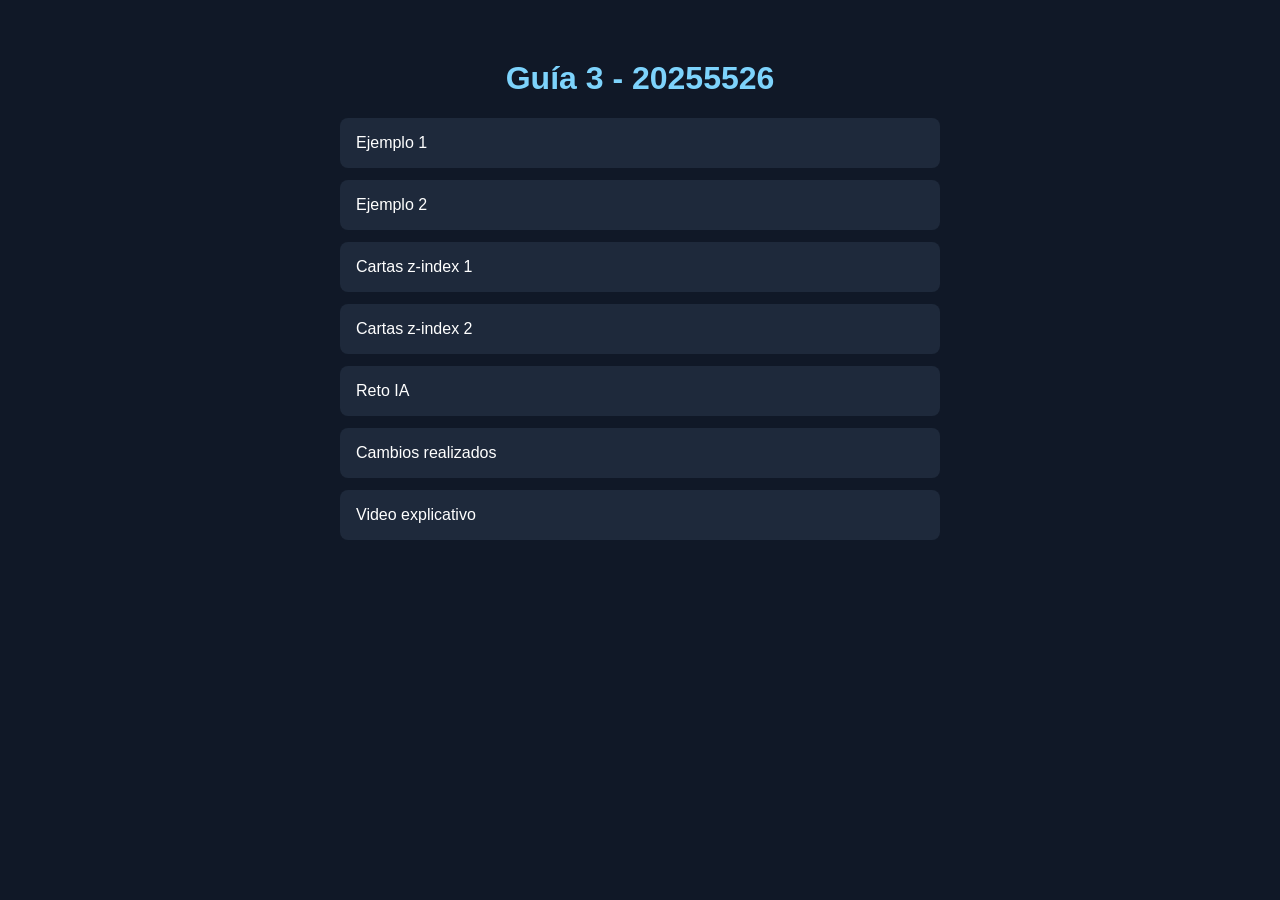
<file: index.html>
<!DOCTYPE html>
<html lang="es">
<head>
  <meta charset="UTF-8">
  <meta name="viewport" content="width=device-width, initial-scale=1.0">
  <title>Guía 3 - 20255526</title>

  <style>
  body {
    max-width: 600px;
    margin: 60px auto;
    padding: 0 20px;
    font-family: Arial, sans-serif;
    background: #101827;
    color: white;
  }
  h1 { text-align: center; color: #7dd3fc; }
  ul { list-style: none; padding: 0; }
  li { margin-bottom: 12px; }
  a {
    display: block;
    padding: 16px;
    background: #1e293b;
    color: white;
    text-decoration: none;
    border-radius: 8px;
  }
  a:hover, a:focus-visible { background: #334155; }
</style>

</head>
<body>
  <h1>Guía 3 - 20255526</h1>
  <ul>
    <li><a href="ejemplo1/index.html">Ejemplo 1</a></li>
    <li><a href="ejemplo2/index.html">Ejemplo 2</a></li>
    <li><a href="ejercicio/ejercicio.html">Cartas z-index 1</a></li>
    <li><a href="ejercicio/resultado2.html">Cartas z-index 2</a></li>
    <li><a href="reto_ia/index.html">Reto IA</a></li>
    <li><a href="https://docs.google.com/document/d/1GizaXDqPaimPgj7LPuowUE8JEHESgW8tjjl9zuMKH5A/edit?usp=sharing">Cambios realizados</a></li>
    <li><a href="https://drive.google.com/file/d/1X66tfa5nSADHhRhyr7gSEeTRX7Buuwjt/view?usp=sharing">Video explicativo</a></li>
  </ul>
</body>
</html>
</file>
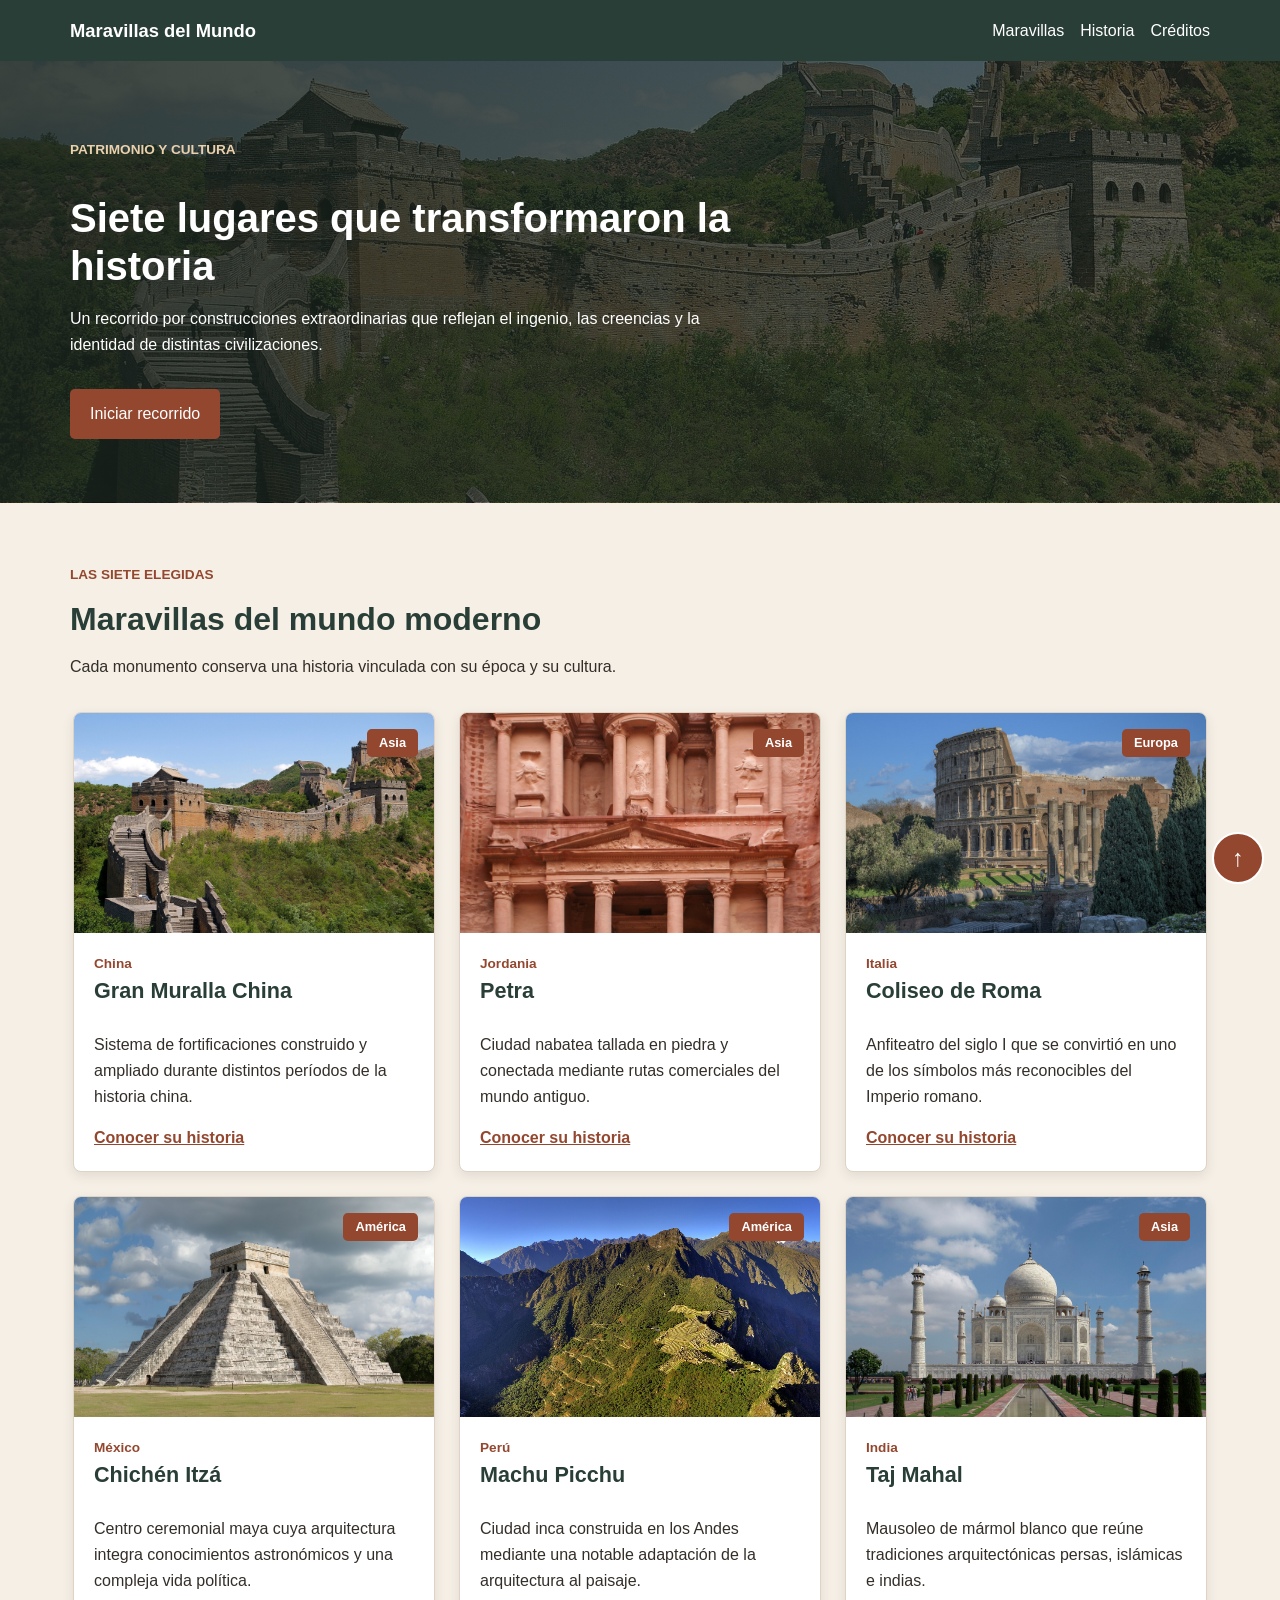
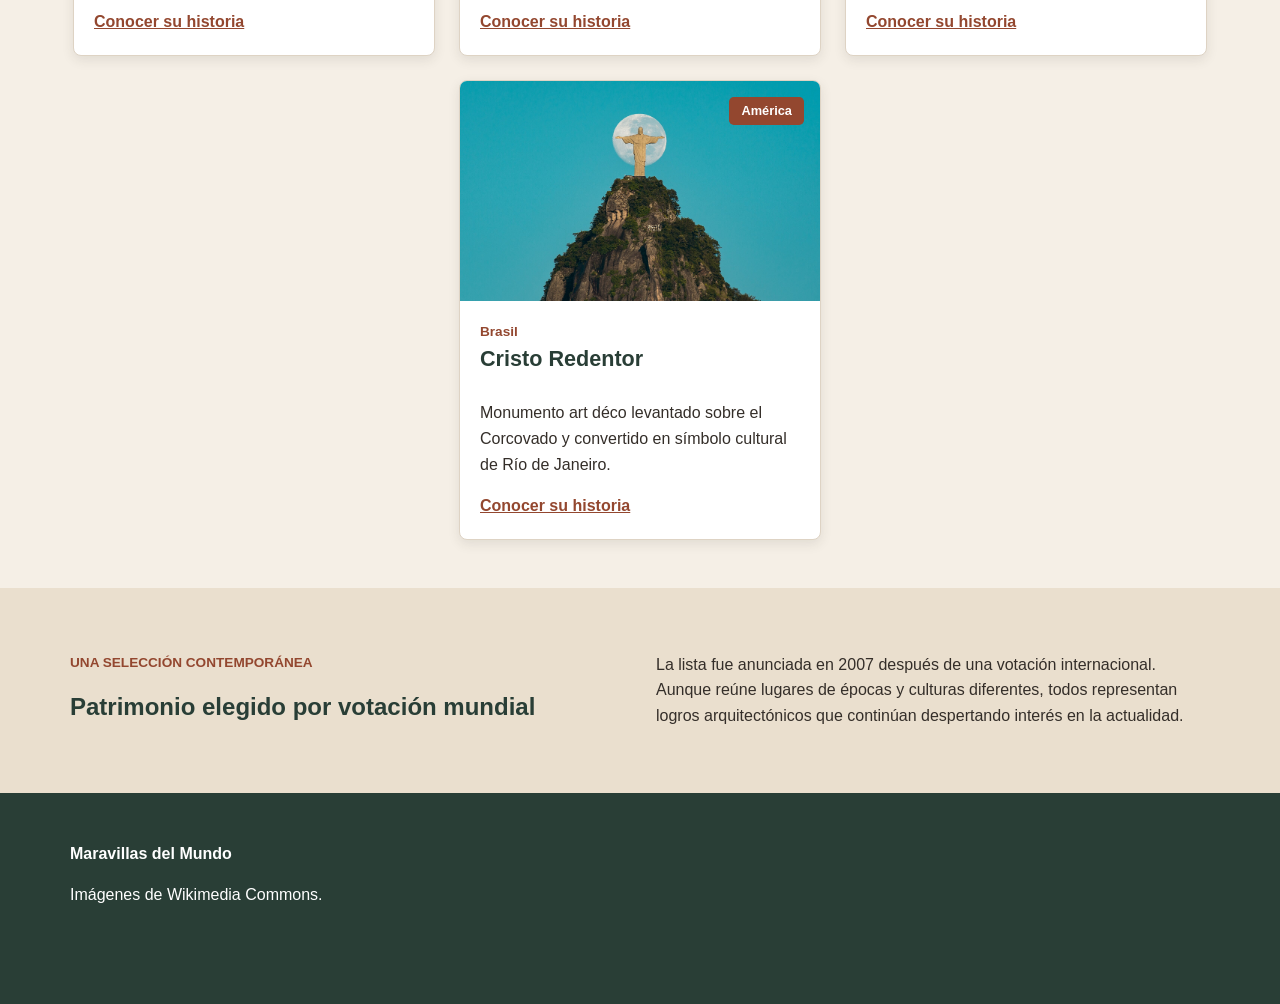
<file: ejemplo1/index.html>
<!DOCTYPE html>
<html lang="es">
<head>
  <meta charset="UTF-8">
  <meta name="viewport" content="width=device-width, initial-scale=1.0">
  <meta name="description" content="Recorrido visual por las siete maravillas
del mundo moderno.">
  <title>Maravillas del Mundo</title>
  <link rel="stylesheet" href="css/style.css">
</head>
<body id="inicio">
  <header class="encabezado-principal">
    <div class="contenedor barra-navegacion">
      <a class="marca" href="#inicio">Maravillas del Mundo</a>

      <nav aria-label="Navegación principal">
        <ul class="menu">
          <li><a href="#maravillas">Maravillas</a></li>
          <li><a href="#historia">Historia</a></li>
          <li><a href="#creditos">Créditos</a></li>
        </ul>
      </nav>
    </div>
  </header>

  <main>
    <section class="presentacion">
      <div class="contenedor presentacion-contenido">


        <p class="sobretitulo">Patrimonio y cultura</p>
        <h1>Siete lugares que transformaron la historia</h1>
        <p>
          Un recorrido por construcciones extraordinarias que reflejan el
ingenio,
          las creencias y la identidad de distintas civilizaciones.
        </p>
        <a class="boton-principal" href="#maravillas">Iniciar recorrido</a>
      </div>
    </section>

    <section id="maravillas" class="seccion-maravillas contenedor">
      <header class="titulo-seccion">
        <p class="sobretitulo">Las siete elegidas</p>
        <h2>Maravillas del mundo moderno</h2>
        <p>Cada monumento conserva una historia vinculada con su época y su
cultura.</p>
      </header>

      <div class="maravillas">
        <article class="maravilla">
          <div class="maravilla-imagen">
            <span class="continente">Asia</span>
            <img src="images/gran-muralla-china.jpg" alt="Tramo de la Gran
Muralla China entre montañas">
          </div>
          <div class="maravilla-contenido">
            <p class="ubicacion">China</p>
            <h3>Gran Muralla China</h3>
            <p>Sistema de fortificaciones construido y ampliado durante
distintos períodos de la historia china.</p>
            <a href="https://whc.unesco.org/en/list/438/" target="_blank"
rel="noopener noreferrer">Conocer su historia</a>
          </div>
        </article>

        <article class="maravilla">
          <div class="maravilla-imagen">
            <span class="continente">Asia</span>
            <img src="images/petra.jpg" alt="Fachada de Al Khazneh excavada en
la roca de Petra">
          </div>
          <div class="maravilla-contenido">
            <p class="ubicacion">Jordania</p>
            <h3>Petra</h3>


            <p>Ciudad nabatea tallada en piedra y conectada mediante rutas
comerciales del mundo antiguo.</p>
            <a href="https://whc.unesco.org/en/list/326/" target="_blank"
rel="noopener noreferrer">Conocer su historia</a>
          </div>
        </article>

        <article class="maravilla">
          <div class="maravilla-imagen">
            <span class="continente">Europa</span>
            <img src="images/coliseo-roma.jpg" alt="Vista exterior del Coliseo y
el Foro Romano">
          </div>
          <div class="maravilla-contenido">
            <p class="ubicacion">Italia</p>
            <h3>Coliseo de Roma</h3>
            <p>Anfiteatro del siglo I que se convirtió en uno de los símbolos
más reconocibles del Imperio romano.</p>
            <a href="https://whc.unesco.org/en/list/91/" target="_blank"
rel="noopener noreferrer">Conocer su historia</a>
          </div>
        </article>

        <article class="maravilla">
          <div class="maravilla-imagen">
            <span class="continente">América</span>
            <img src="images/chichen-itza.jpg" alt="Templo de Kukulkán en
Chichén Itzá">
          </div>
          <div class="maravilla-contenido">
            <p class="ubicacion">México</p>
            <h3>Chichén Itzá</h3>
            <p>Centro ceremonial maya cuya arquitectura integra conocimientos
astronómicos y una compleja vida política.</p>
            <a href="https://whc.unesco.org/en/list/483/" target="_blank"
rel="noopener noreferrer">Conocer su historia</a>
          </div>
        </article>

        <article class="maravilla">
          <div class="maravilla-imagen">
            <span class="continente">América</span>
            <img src="images/machu-picchu.jpg" alt="Ciudadela de Machu Picchu
entre montañas">
          </div>


          <div class="maravilla-contenido">
            <p class="ubicacion">Perú</p>
            <h3>Machu Picchu</h3>
            <p>Ciudad inca construida en los Andes mediante una notable
adaptación de la arquitectura al paisaje.</p>
            <a href="https://whc.unesco.org/en/list/274/" target="_blank"
rel="noopener noreferrer">Conocer su historia</a>
          </div>
        </article>

        <article class="maravilla">
          <div class="maravilla-imagen">
            <span class="continente">Asia</span>
            <img src="images/taj-mahal.jpg" alt="Taj Mahal visto desde sus
jardines">
          </div>
          <div class="maravilla-contenido">
            <p class="ubicacion">India</p>
            <h3>Taj Mahal</h3>
            <p>Mausoleo de mármol blanco que reúne tradiciones arquitectónicas
persas, islámicas e indias.</p>
            <a href="https://whc.unesco.org/en/list/252/" target="_blank"
rel="noopener noreferrer">Conocer su historia</a>
          </div>
        </article>

        <article class="maravilla">
          <div class="maravilla-imagen">
            <span class="continente">América</span>
            <img src="images/cristo-redentor.jpg" alt="Cristo Redentor sobre el
cerro del Corcovado">
          </div>
          <div class="maravilla-contenido">
            <p class="ubicacion">Brasil</p>
            <h3>Cristo Redentor</h3>
            <p>Monumento art déco levantado sobre el Corcovado y convertido en
símbolo cultural de Río de Janeiro.</p>
            <a href="https://whc.unesco.org/en/list/1100/" target="_blank"
rel="noopener noreferrer">Conocer su historia</a>
          </div>
        </article>
      </div>
    </section>

   <section id="historia" class="seccion-historia">


      <div class="contenedor historia-contenido">
        <div>
          <p class="sobretitulo">Una selección contemporánea</p>
          <h2>Patrimonio elegido por votación mundial</h2>
        </div>
        <p>
          La lista fue anunciada en 2007 después de una votación internacional.
          Aunque reúne lugares de épocas y culturas diferentes, todos
representan
          logros arquitectónicos que continúan despertando interés en la
actualidad.
        </p>
      </div>
    </section>
  </main>

   <a class="volver-arriba" href="#inicio" aria-label="Volver al inicio">↑</a>

  <footer id="creditos" class="pie-pagina">
    <div class="contenedor pie-contenido">
      <p><strong>Maravillas del Mundo</strong></p>
      <p>Imágenes de Wikimedia Commons.</p>
    </div>
  </footer>
</body>
</html>
</file>
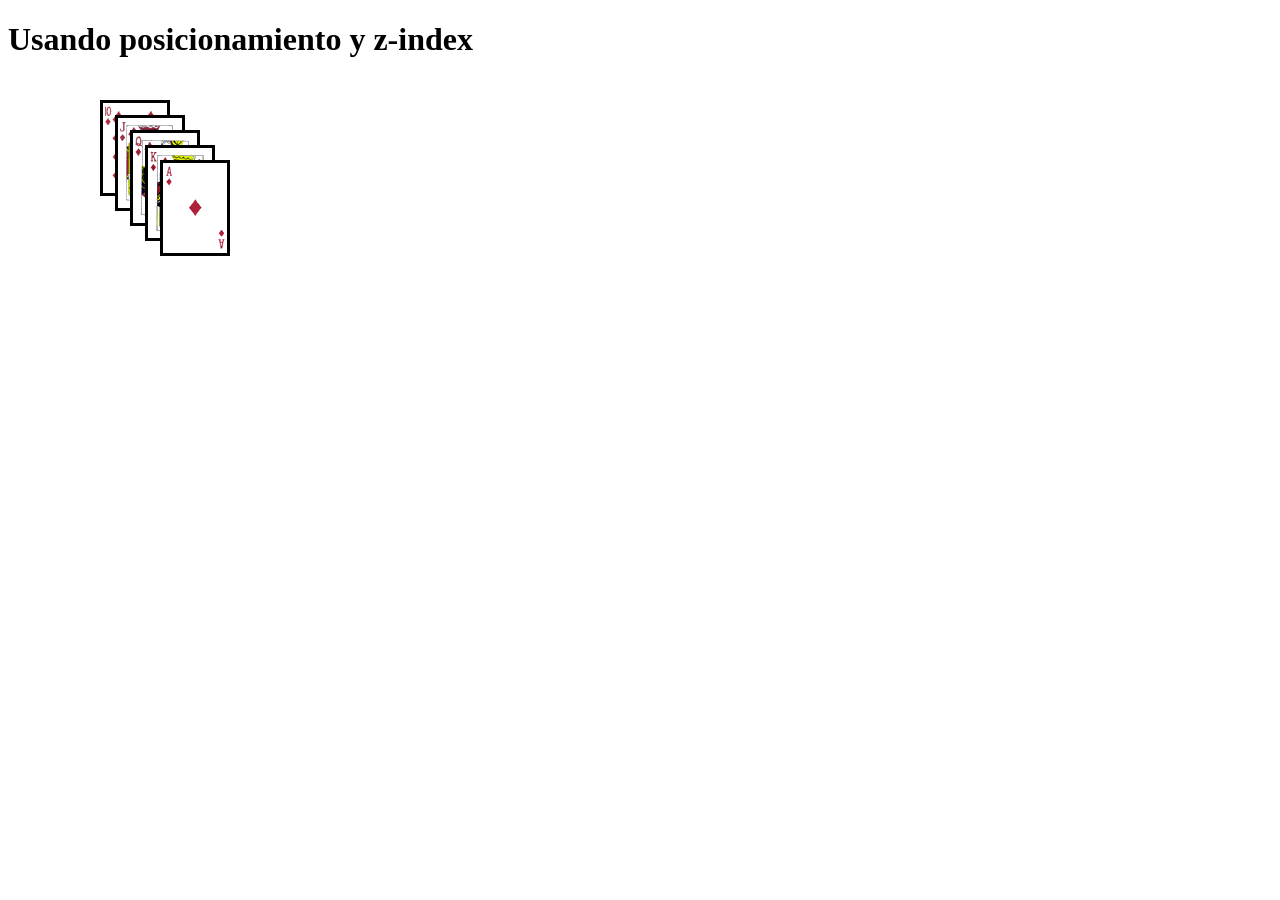
<file: ejercicio/ejercicio.html>
<!DOCTYPE html>
	<html>
	<head>
	<title>Ejemplo Z-index</title>
	<link rel="stylesheet" href="css/escaleraColores.css" type="text/css" />
	</head>
	<body>
	<h1>Usando posicionamiento y z-index</h1>
	<div id="diez_de_diamantes">
	<img src="img/diamonds_10.gif" alt="diez de diamantes">
	</div>
	<div id="sota_de_diamantes">
	<img src="img/diamonds_jack.gif" alt="sota de diamantes">
	</div>
	<div id="reina_de_diamantes">
	<img src="img/diamonds_queen.gif" alt="reina de diamantes">
	</div>
	<div id="rey_de_diamantes">
	<img src="img/diamonds_king.gif" alt="rey de diamantes">
	</div>
	<div id="as_de_diamantes">
	<img src="img/diamonds_ace.gif" alt="as de diamantes">
	</div>
	</body>
	</html>
</file>
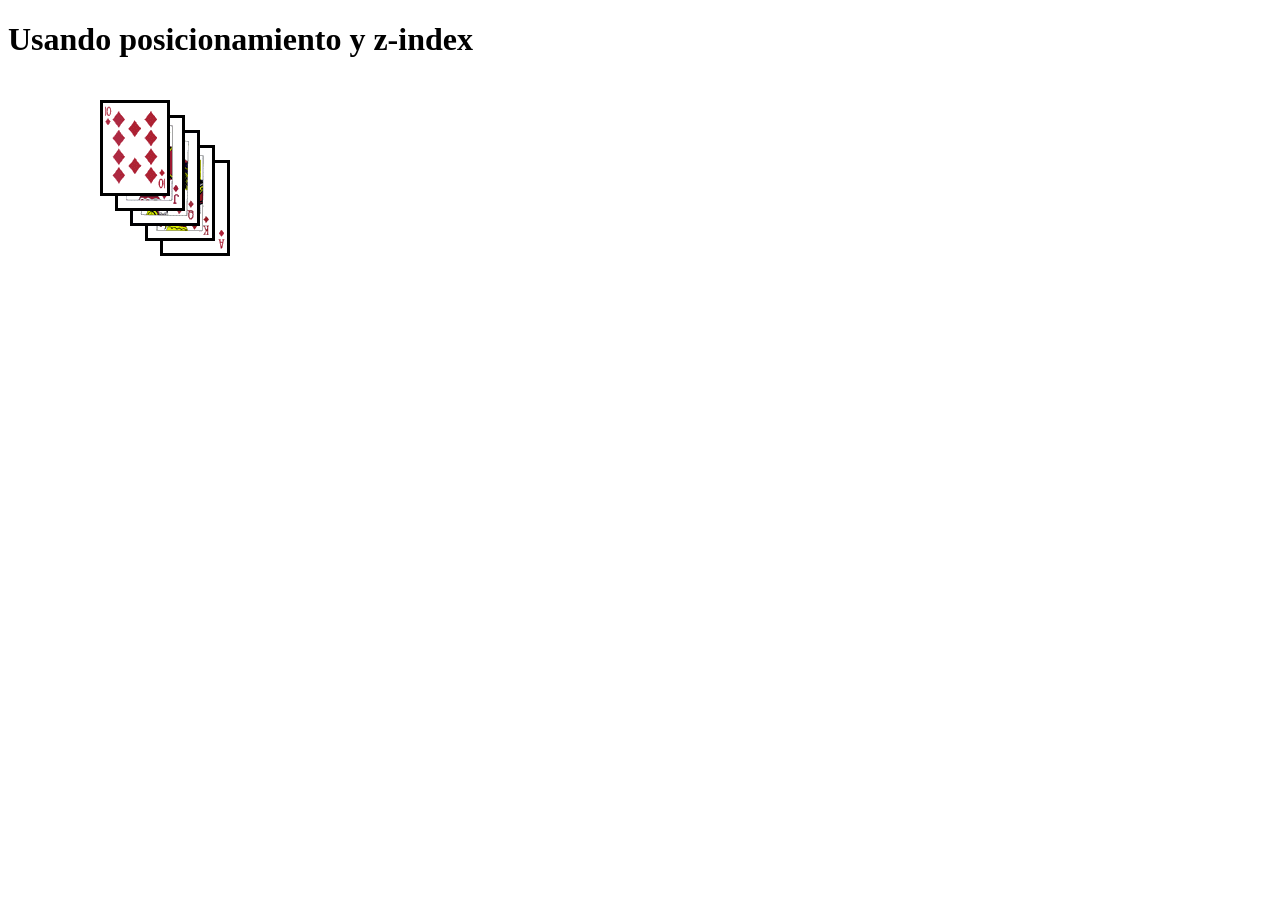
<file: ejercicio/resultado2.html>
<!DOCTYPE html>
	<html>
	<head>
	<title>Ejemplo Z-index</title>
	<link rel="stylesheet" href="css/resultado2.css" type="text/css" />
	</head>
	<body>
	<h1>Usando posicionamiento y z-index</h1>
	<div id="diez_de_diamantes">
	<img src="img/diamonds_10.gif" alt="diez de diamantes">
	</div>
	<div id="sota_de_diamantes">
	<img src="img/diamonds_jack.gif" alt="sota de diamantes">
	</div>
	<div id="reina_de_diamantes">
	<img src="img/diamonds_queen.gif" alt="reina de diamantes">
	</div>
	<div id="rey_de_diamantes">
	<img src="img/diamonds_king.gif" alt="rey de diamantes">
	</div>
	<div id="as_de_diamantes">
	<img src="img/diamonds_ace.gif" alt="as de diamantes">
	</div>
	</body>
	</html>
</file>
<file: ejemplo1/css/style.css>
/* Ejemplo 1: estado final de los pasos 3 al 41 de la guía. */
:root {
  --color-texto: #342e29;
  --color-fondo: #f5efe6;
  --color-principal: #293e36;
  --color-acento: #93472f;
  --color-superficie: #ffffff;
  --color-contraste: #ead1ad;
  --color-borde: #ded3c4;
  --color-fondo-secundario: #eadfce;
  --color-capa-inicial: rgba(25, 35, 29, 0.85);
  --color-capa-final: rgba(25, 35, 29, 0.65);
  --color-sombra: rgba(52, 46, 41, 0.10);
}
body {
  margin: 0;
  font-family: "Segoe UI", Arial, sans-serif;
  line-height: 1.6;
  color: var(--color-texto);
  background-color: var(--color-fondo);
}
.contenedor { width: 90%; max-width: 1140px; margin: 0 auto; }
img { max-width: 100%; }
h1, h2, h3 { line-height: 1.2; }
h2, h3 { color: var(--color-principal); }
a { color: var(--color-acento); }
a:hover, a:focus-visible { color: var(--color-principal); }
.encabezado-principal {
  color: var(--color-superficie);
  background-color: var(--color-principal);
  position: sticky;
  top: 0;
  z-index: 10;
}
.marca {
  color: var(--color-superficie);
  font-size: 1.15rem;
  font-weight: bold;
  text-decoration: none;
}
.barra-navegacion {
  display: flex;
  justify-content: space-between;
  align-items: center;
  flex-wrap: wrap;
  gap: 0.75rem 2rem;
  padding: 1rem 0;
}
.menu {
  margin: 0;
  padding: 0;
  list-style: none;
  display: flex;
  gap: 1rem;
  flex-wrap: wrap;
}
.menu a { color: var(--color-superficie); text-decoration: none; }
.menu a:hover, .menu a:focus-visible { color: var(--color-contraste); }
.presentacion {
  padding: 4rem 0;
  color: var(--color-superficie);
  background-color: var(--color-principal);
  background-image: linear-gradient(to right, var(--color-capa-inicial), var(--color-capa-final)), url("../images/gran-muralla-china.jpg");
  background-size: cover;
  background-position: center;
}
.presentacion h1 { max-width: 760px; margin-bottom: 1rem; font-size: 2.5rem; }
.presentacion p { max-width: 640px; }
.sobretitulo { font-size: 0.85rem; font-weight: bold; text-transform: uppercase; color: var(--color-acento); }
.presentacion .sobretitulo { color: var(--color-contraste); }
.boton-principal {
  display: inline-block;
  margin-top: 1rem;
  padding: 0.75rem 1.25rem;
  color: var(--color-superficie);
  background-color: var(--color-acento);
  border-radius: 0.3rem;
  text-decoration: none;
}
.boton-principal:hover, .boton-principal:focus-visible { color: var(--color-principal); background-color: var(--color-contraste); }
.seccion-maravillas { padding: 3rem 0; }
.titulo-seccion { max-width: 680px; margin-bottom: 2rem; }
.titulo-seccion h2 { margin: 0 0 0.75rem; font-size: 2rem; }
.maravillas { display: flex; flex-wrap: wrap; gap: 1.5rem; justify-content: center; }
.maravilla {
  flex: 1 1 300px;
  max-width: 360px;
  background-color: var(--color-superficie);
  border: 1px solid var(--color-borde);
  border-radius: 0.5rem;
  box-shadow: 0 4px 12px var(--color-sombra);
  overflow: hidden;
  display: flex;
  flex-direction: column;
}
.maravilla img { display: block; width: 100%; height: 220px; object-fit: cover; }
.maravilla-contenido { padding: 1.25rem; display: flex; flex-direction: column; flex-grow: 1; }
.ubicacion { margin: 0; font-size: 0.85rem; font-weight: bold; color: var(--color-acento); }
.maravilla-contenido h3 { font-size: 1.35rem; margin: 0.25rem 0 0.75rem; }
.maravilla-contenido a { font-weight: bold; margin-top: auto; align-items: flex-start; }
/* Las pruebas temporales de los pasos 27 a 32 se retiran, como indica la guía. */
.maravilla-imagen { position: relative; }
.continente {
  position: absolute;
  top: 1rem;
  right: 1rem;
  z-index: 1;
  padding: 0.25rem 0.75rem;
  color: var(--color-superficie);
  background-color: var(--color-acento);
  border-radius: 0.3rem;
  font-size: 0.8rem;
  font-weight: bold;
}
.volver-arriba {
  position: fixed;
  right: 1rem;
  bottom: 1rem;
  z-index: 20;
  display: flex;
  justify-content: center;
  align-items: center;
  width: 48px;
  height: 48px;
  color: var(--color-superficie);
  background-color: var(--color-acento);
  border: 2px solid var(--color-superficie);
  border-radius: 50%;
  font-size: 1.5rem;
  text-decoration: none;
}
.seccion-historia { padding: 3rem 0; background-color: var(--color-fondo-secundario); }
.historia-contenido { display: flex; flex-wrap: wrap; gap: 2rem; align-items: center; }
.historia-contenido > * { flex: 1 1 300px; }
.pie-pagina { padding: 2rem 0 5rem; color: var(--color-superficie); background-color: var(--color-principal); }
</file>
<file: ejercicio/css/escaleraColores.css>
/* Resultado 1: posicionamiento absoluto y z-index. */
#diez_de_diamantes {
  position: absolute;
  top: 100px;
  left: 100px;
  z-index: 1;
}

#sota_de_diamantes {
  position: absolute;
  top: 115px;
  left: 115px;
  z-index: 2;
}

#reina_de_diamantes {
  position: absolute;
  top: 130px;
  left: 130px;
  z-index: 3;
}

#rey_de_diamantes {
  position: absolute;
  top: 145px;
  left: 145px;
  z-index: 4;
}

#as_de_diamantes {
  position: absolute;
  top: 160px;
  left: 160px;
  z-index: 5;
}
</file>
<file: ejercicio/css/resultado2.css>
/* Resultado 2: posicionamiento absoluto y z-index. */
#diez_de_diamantes {
  position: absolute;
  top: 100px;
  left: 100px;
  z-index: 5;
}

#sota_de_diamantes {
  position: absolute;
  top: 115px;
  left: 115px;
  z-index: 4;
}

#reina_de_diamantes {
  position: absolute;
  top: 130px;
  left: 130px;
  z-index: 3;
}

#rey_de_diamantes {
  position: absolute;
  top: 145px;
  left: 145px;
  z-index: 2;
}

#as_de_diamantes {
  position: absolute;
  top: 160px;
  left: 160px;
  z-index: 1;
}
</file>
